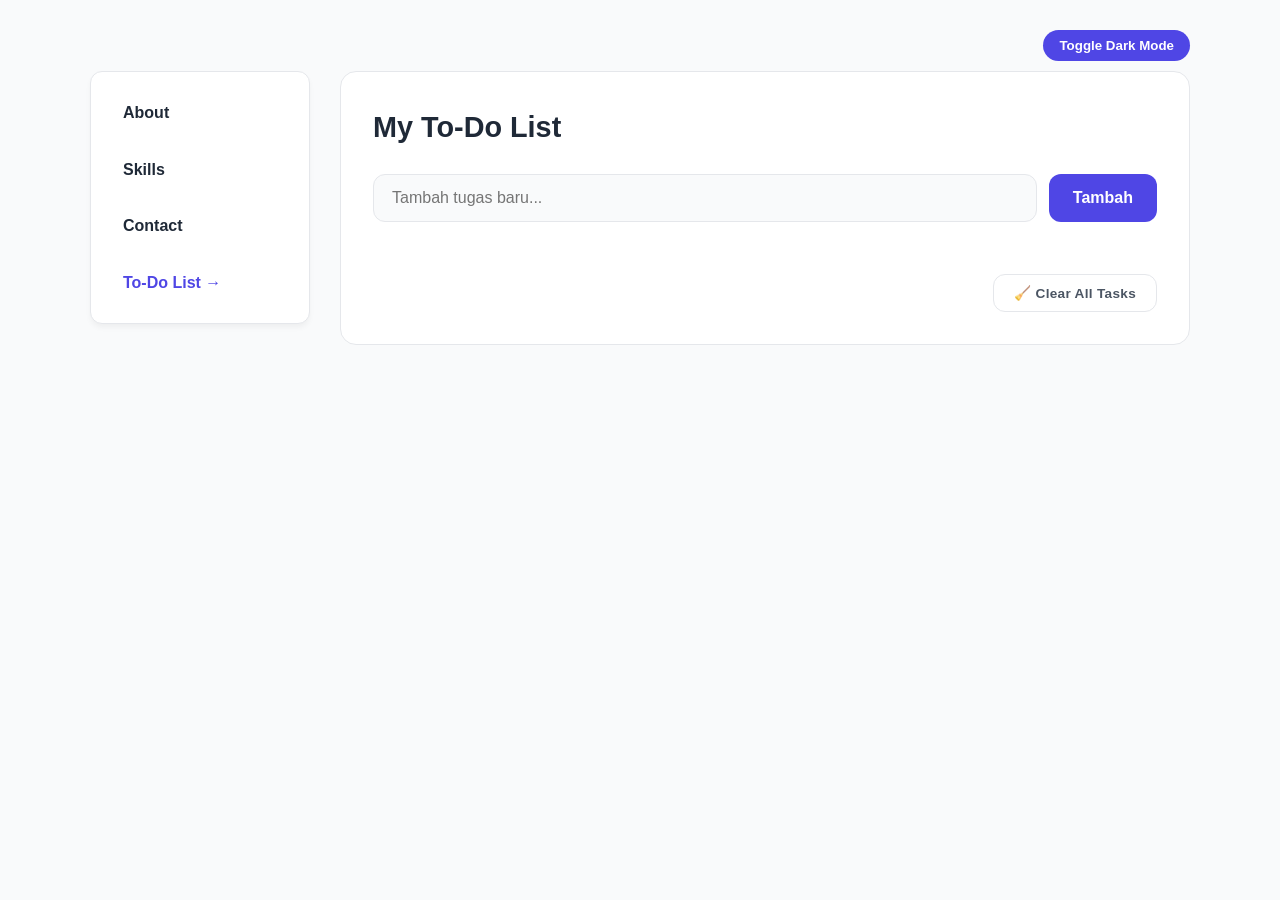
<file: 2.html>
<!DOCTYPE html>
<html lang="en">
<head>
  <meta charset="UTF-8" />
  <meta name="viewport" content="width=device-width, initial-scale=1.0" />
  <title>auliaazzahra | To-Do List</title>
    <style>
    /* --- CSS Variables for Light/Dark Mode --- */
    :root {
      --bg-color: #f9fafb;
      --card-bg: #ffffff;
      --text-color: #1f2937;
      --text-muted: #4b5563;
      --primary-color: #4f46e5;
      --border-color: #e5e7eb;
    }

    [data-theme="dark"] {
      --bg-color: #111827;
      --card-bg: #1f2937;
      --text-color: #f9fafb;
      --text-muted: #9ca3af;
      --primary-color: #6366f1;
      --border-color: #374151;
    }

    /* --- Base Styles --- */
    * {
      margin: 0;
      padding: 0;
      box-sizing: border-box;
      font-family: Arial, sans-serif;
      transition: background-color 0.3s, color 0.3s;
    }

    body {
      background-color: var(--bg-color);
      color: var(--text-color);
      line-height: 1.6;
      padding: 20px;
    }

    .container {
      max-width: 1100px; /* Diperlebar agar muat dengan box kiri baru */
      margin: 0 auto;
    }

    /* --- Layout Wrapper (Baru) --- */
    .layout-wrapper {
      display: flex;
      gap: 30px;
      align-items: flex-start;
    }

    /* --- Left Nav Box (Baru) --- */
    .left-nav-box {
      background: var(--card-bg);
      border: 1px solid var(--border-color);
      border-radius: 12px;
      padding: 20px;
      width: 220px;
      flex-shrink: 0;
      box-shadow: 0 4px 6px -1px rgba(0, 0, 0, 0.05);
      position: sticky;
      top: 20px;
    }

    .left-nav-box ul {
      list-style: none;
      padding: 0;
    }

    .left-nav-box li {
      margin-bottom: 15px;
    }

    .left-nav-box li:last-child {
      margin-bottom: 0;
    }

    .left-nav-box a {
      color: var(--text-color);
      text-decoration: none;
      font-weight: bold;
      display: block;
      padding: 8px 12px;
      border-radius: 6px;
      transition: background 0.2s;
    }

    .left-nav-box a:hover {
      background: var(--border-color);
      color: var(--primary-color);
    }

    /* --- Main Content Area (Baru) --- */
    .main-content {
      flex-grow: 1;
    }

    /* --- Header & Theme Toggle --- */
    header {
      display: flex;
      justify-content: flex-end;
      padding: 10px 0;
    }

    .theme-btn {
      background: var(--primary-color);
      color: white;
      border: none;
      padding: 8px 16px;
      border-radius: 20px;
      cursor: pointer;
      font-weight: bold;
    }

    /* --- Profile Section --- */
    .profile-card {
      background: var(--card-bg);
      border: 1px solid var(--border-color);
      border-radius: 12px;
      padding: 40px;
      text-align: center;
      margin-bottom: 30px;
      box-shadow: 0 4px 6px -1px rgba(0, 0, 0, 0.05);
    }

    .profile-img {
      width: 150px;
      height: 150px;
      border-radius: 50%;
      object-fit: cover;
      margin-bottom: 20px;
      border: 4px solid var(--primary-color);
    }

    .profile-card h1 {
      font-size: 2.2rem;
      margin-bottom: 5px;
    }

    .profile-card .title {
      color: var(--primary-color);
      font-weight: bold;
      margin-bottom: 15px;
    }

    .profile-card .bio {
      color: var(--text-muted);
      max-width: 600px;
      margin: 0 auto;
    }

    /* --- Skills Section --- */
    .section-title {
      font-size: 1.5rem;
      margin-bottom: 15px;
      border-bottom: 2px solid var(--primary-color);
      display: inline-block;
      padding-bottom: 4px;
    }

    .skills-container {
      display: flex;
      flex-wrap: wrap;
      gap: 10px;
      margin-bottom: 4px;
    }

    .skill-badge {
      background: var(--card-bg);
      border: 1px solid var(--border-color);
      padding: 8px 16px;
      border-radius: 20px;
      font-size: 0.9rem;
    }

    /* --- Contact Section --- */
    .contact-info {
      background: var(--card-bg);
      border: 1px solid var(--border-color);
      border-radius: 12px;
      padding: 25px;
      margin-top: 30px;
    }

    .contact-item {
      margin-bottom: 10px;
    }

    .contact-item strong {
      color: var(--primary-color);
    }

    .contact-item a {
      color: var(--text-color);
      text-decoration: none;
    }

    .contact-item a:hover {
      text-decoration: underline;
    }

    /* Responsive untuk layar kecil */
    @media (max-width: 768px) {
      .layout-wrapper {
        flex-direction: column;
      }
      .left-nav-box {
        width: 100%;
        position: static;
      }
    }
.todo-card {
  background: var(--card-bg);
  border: 1px solid var(--border-color);
  border-radius: 16px;
  padding: 32px;
  box-shadow: var(--shadow);
}

.todo-card h1 {
  font-size: 1.8rem;
  font-weight: 700;
  margin-bottom: 24px;
}

.input-group {
  display: flex;
  gap: 12px;
  margin-bottom: 24px;
}

#todoInput {
  flex-grow: 1;
  padding: 14px 18px;
  border-radius: 12px;
  border: 1px solid var(--border-color);
  background: var(--bg-color);
  color: var(--text-color);
  font-size: 1rem;
  outline: none;
}

#todoInput:focus {
  border-color: var(--primary-color);
  box-shadow: 0 0 0 3px rgba(79, 70, 229, 0.15);
}

.add-btn {
  background: var(--primary-color);
  color: white;
  border: none;
  padding: 0 24px;
  border-radius: 12px;
  font-weight: 600;
  cursor: pointer;
  font-size: 1rem;
}

.add-btn:hover {
  background: var(--primary-hover);
}
#todoList {
  list-style: none;
  display: flex;
  flex-direction: column;
  gap: 12px;
}

#todoList li {
  display: flex;
  align-items: center;
  justify-content: space-between;
  padding: 14px 18px;
  background: var(--bg-color);
  border: 1px solid var(--border-color);
  border-radius: 12px;
  animation: fadeIn 0.2s ease; /* Fade-in effect when adding tasks */
}

.task-left {
  display: flex;
  align-items: center;
  gap: 14px;
  cursor: pointer;
  flex-grow: 1;
}

.task-left input[type="checkbox"] {
  width: 18px;
  height: 18px;
  accent-color: var(--primary-color);
  cursor: pointer;
}

.task-text {
  font-size: 1rem;
  font-weight: 500;
}

#todoList li.completed {
  opacity: 0.6;
}

#todoList li.completed .task-text {
  text-decoration: line-through;
}

.delete-btn {
  background: transparent;
  border: none;
  color: var(--text-muted);
  font-size: 1.5rem;
  cursor: pointer;
  line-height: 1;
  padding: 4px;
  border-radius: 6px;
}

.delete-btn:hover {
  color: var(--danger-color);
  background: rgba(239, 68, 68, 0.1);
}
/* --- Clear All Button - Upgrade Versi Cantik --- */
    .clear-container {
      display: flex;
      justify-content: flex-end;
      margin-top: 28px; /* Jarak atas sedikit lebih longgar agar bernapas */
    }

    .clear-all-btn {
      background: transparent;
      color: var(--text-muted);
      border: 1.5px solid var(--border-color);
      padding: 10px 20px;
      border-radius: 12px; /* Melengkung modern menyesuaikan input box */
      cursor: pointer;
      font-weight: 600;
      font-size: 0.85rem;
      letter-spacing: 0.3px; /* Jarak text sedikit lebih rapi */
      display: inline-flex;
      align-items: center;
      gap: 8px; /* Jarak antara emoji sapu dan teks */
      transition: all 0.25s cubic-bezier(0.4, 0, 0.2, 1); /* Transisi animasi premium */
    }

    /* Efek saat kursor mendekat (Hover) */
    .clear-all-btn:hover {
      background: rgba(239, 68, 68, 0.08); /* Efek merah transparan yang sangat lembut */
      color: var(--danger-color);
      border-color: var(--danger-color);
      transform: translateY(-2px); /* Tombol terangkat sedikit ke atas */
      box-shadow: 0 4px 12px rgba(239, 68, 68, 0.15); /* Efek bayangan merah estetik */
    }

    /* Efek saat tombol ditekan/diklik (Active) */
    .clear-all-btn:active {
      transform: translateY(0); /* Kembali ke posisi semula */
      scale: 0.95; /* Efek membal mengecil saat ditekan */
    }
  </style>
</head>
<body>

  <div class="container">
    <!-- Dark Mode Toggle Button -->
    <header>
      <button class="theme-btn" id="themeToggle">Toggle Dark Mode</button>
    </header>

    <!-- Layout Wrapper -->
    <div class="layout-wrapper">
      
      <!-- Box Sebelah Kiri (Sama Persis dengan Page 1) -->
      <nav class="left-nav-box">
        <ul>
          <li><a href="index.html#about">About</a></li>
          <li><a href="index.html#skills">Skills</a></li>
          <li><a href="index.html#contact">Contact</a></li>
          <li><a href="2.html" style="color: var(--primary-color);">To-Do List →</a></li>
        </ul>
      </nav>

      <!-- Main Content Area -->
      <div class="main-content">
        <main>
          <!-- To-Do List yang dibungkus Card Layout -->
          <section class="todo-card">
            <h1>My To-Do List</h1>
            
            <div class="input-group">
              <input type="text" id="todoInput" placeholder="Tambah tugas baru...">
              <button class="add-btn" id="addBtn">Tambah</button>
            </div>

            <ul id="todoList"></ul>
            <div class="clear-container">
              <button class="clear-all-btn" id="clearAllBtn">🧹 Clear All Tasks</button>
            </div>

          </section>
        </main>
      </div>

    </div>
  </div>

  <!-- JavaScript untuk Dark Mode & To-Do List Logic -->
  <script>
    // --- Dark Mode Toggle ---
    const toggleBtn = document.getElementById('themeToggle');
    toggleBtn.addEventListener('click', () => {
      if (document.documentElement.getAttribute('data-theme') === 'dark') {
        document.documentElement.removeAttribute('data-theme');
      } else {
        document.documentElement.setAttribute('data-theme', 'dark');
      }
    });

    // --- To-Do List Logic dengan LocalStorage ---
    const todoInput = document.getElementById('todoInput');
    const addBtn = document.getElementById('addBtn');
    const todoList = document.getElementById('todoList');

    let tasks = JSON.parse(localStorage.getItem('tasks')) || [];

    function saveToLocalStorage() {
      localStorage.setItem('tasks', JSON.stringify(tasks));
    }

    function renderTasks() {
      todoList.innerHTML = '';
      tasks.forEach((task, index) => {
        const li = document.createElement('li');
        if (task.completed) li.classList.add('completed');

        li.innerHTML = `
          <div class="task-left" onclick="toggleTask(${index})">
            <input type="checkbox" ${task.completed ? 'checked' : ''}>
            <span class="task-text">${task.text}</span>
          </div>
          <button class="delete-btn" onclick="deleteTask(${index})">&times;</button>
        `;
        todoList.appendChild(li);
      });
    }

    function addTask() {
      const taskText = todoInput.value.trim();
      if (taskText === '') return;

      tasks.push({ text: taskText, completed: false });
      todoInput.value = '';
      saveToLocalStorage();
      renderTasks();
    }

    function toggleTask(index) {
      tasks[index].completed = !tasks[index].completed;
      saveToLocalStorage();
      renderTasks();
    }

    function deleteTask(index) {
      tasks.splice(index, 1);
      saveToLocalStorage();
      renderTasks();
    }

    addBtn.addEventListener('click', addTask);
    todoInput.addEventListener('keypress', (e) => {
      if (e.key === 'Enter') addTask();
    });

    renderTasks();
const clearAllBtn = document.getElementById('clearAllBtn'); 

    // 2. TEMPELKAN LOGIKA INI di bagian bawah sebelum renderTasks()
    clearAllBtn.addEventListener('click', () => {
      if (confirm('Apakah kamu yakin ingin menghapus semua tugas?')) {
        tasks = [];
        saveToLocalStorage();
        renderTasks();
      }
    });

    renderTasks();
  </script>
</body>
</html>
</file>
